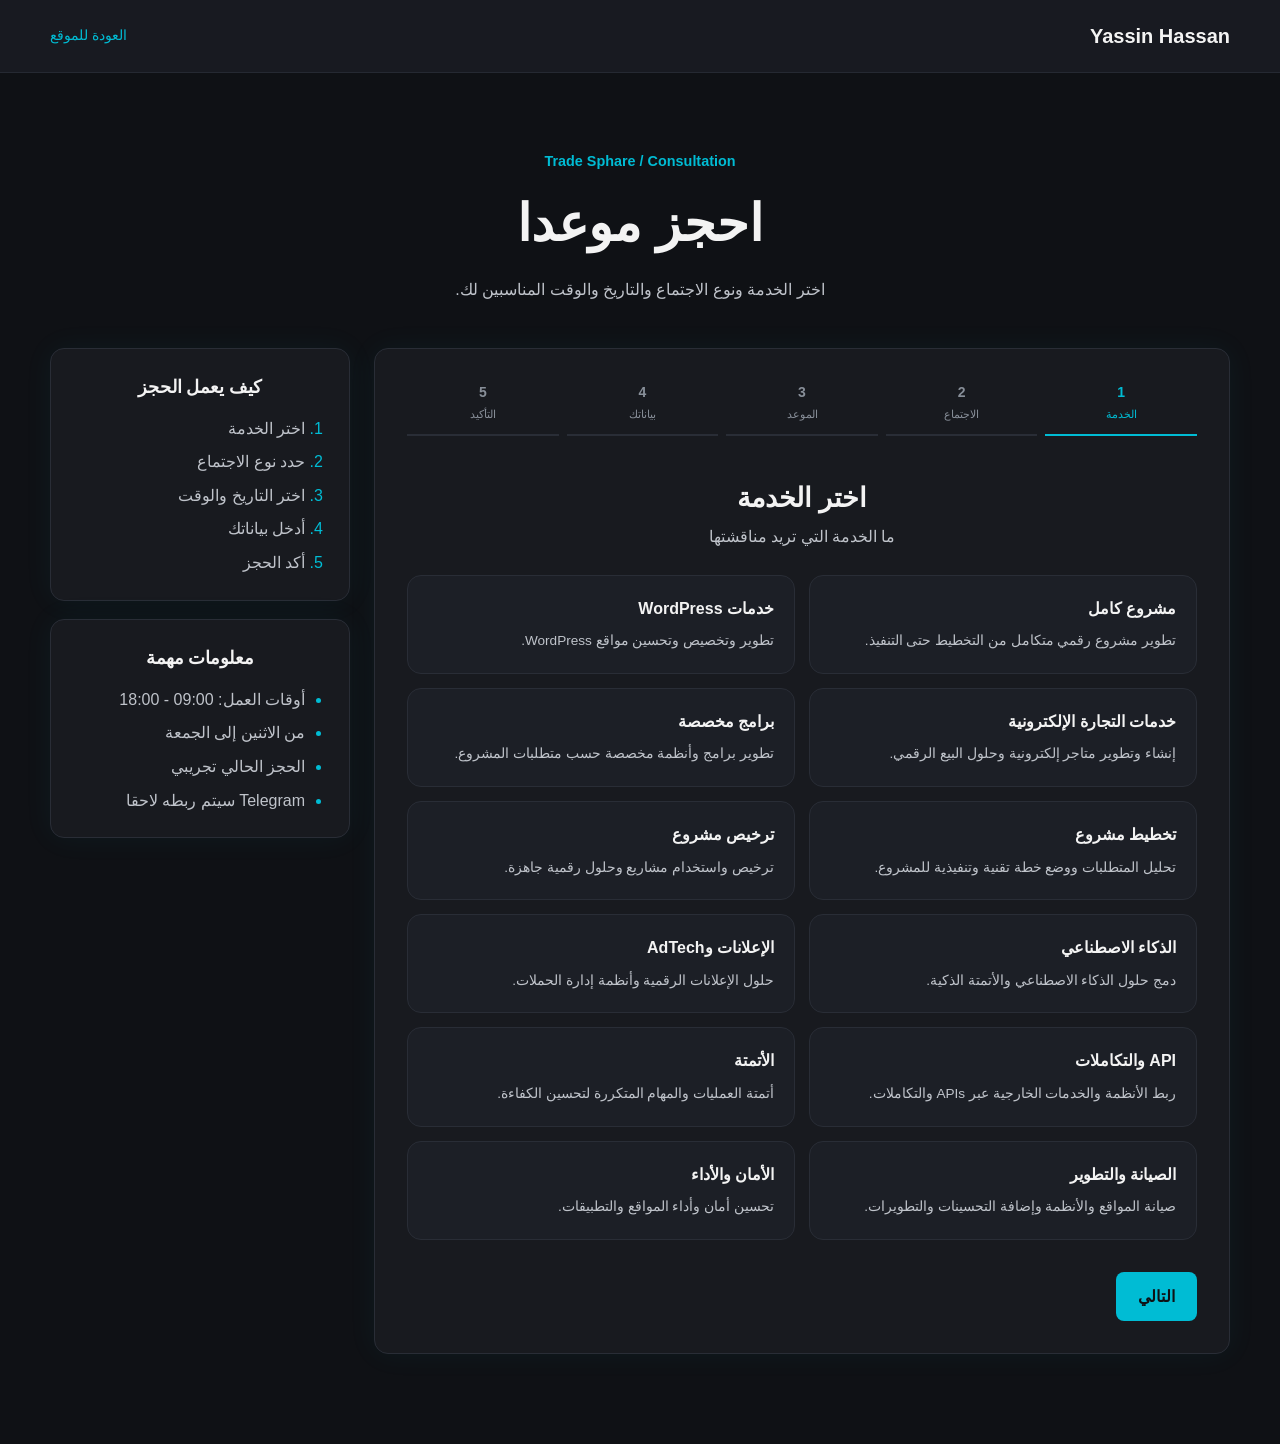
<file: booking/index.html>
﻿<!DOCTYPE html>
<html lang="ar" dir="rtl">
<head>
  <meta charset="UTF-8">
  <meta name="viewport" content="width=device-width, initial-scale=1.0">
  <meta name="description" content="احجز موعدا مع Yassin Hassan لمناقشة مشروعك الرقمي.">
  <title>حجز موعد | Yassin Hassan</title>
  <link rel="stylesheet" href="booking.css">
</head>
<body>

<header class="site-header">
  <div class="container header-inner">
    <a class="brand" href="../index.html">Yassin Hassan</a>
    <a class="back-link" href="../index.html">العودة للموقع</a>
  </div>
</header>

<main class="container booking-page">

  <section class="booking-hero">
    <span class="eyebrow">Trade Sphare / Consultation</span>
    <h1>احجز موعدا</h1>
    <p>اختر الخدمة ونوع الاجتماع والتاريخ والوقت المناسبين لك.</p>
  </section>

  <div class="booking-layout">

    <section class="booking-card">

      <div class="progress">
        <div class="progress-step active" data-step="1">1<span>الخدمة</span></div>
        <div class="progress-step" data-step="2">2<span>الاجتماع</span></div>
        <div class="progress-step" data-step="3">3<span>الموعد</span></div>
        <div class="progress-step" data-step="4">4<span>بياناتك</span></div>
        <div class="progress-step" data-step="5">5<span>التأكيد</span></div>
      </div>

      <form id="booking-form" novalidate>

        <section class="step active" data-step-content="1">
          <h2>اختر الخدمة</h2>
          <p class="step-description">ما الخدمة التي تريد مناقشتها</p>

          <div id="services-list" class="services-grid"></div>

          <div class="step-actions">
            <button type="button" class="btn primary" data-next="2">التالي</button>
          </div>
        </section>

        <section class="step" data-step-content="2">
          <h2>نوع الاجتماع</h2>
          <p class="step-description">اختر المدة المناسبة.</p>

          <div class="meeting-grid">

            <label class="choice-card">
              <input type="radio" name="meetingType" value="consultation" data-duration="30">
              <span class="choice-content">
                <strong>استشارة أولية</strong>
                <small>30 دقيقة</small>
              </span>
            </label>

            <label class="choice-card">
              <input type="radio" name="meetingType" value="project" data-duration="60">
              <span class="choice-content">
                <strong>اجتماع مشروع</strong>
                <small>60 دقيقة</small>
              </span>
            </label>

            <label class="choice-card">
              <input type="radio" name="meetingType" value="analysis" data-duration="60">
              <span class="choice-content">
                <strong>تحليل مشروع</strong>
                <small>60 دقيقة</small>
              </span>
            </label>

            <label class="choice-card">
              <input type="radio" name="meetingType" value="technical" data-duration="45">
              <span class="choice-content">
                <strong>اجتماع تقني</strong>
                <small>45 دقيقة</small>
              </span>
            </label>

          </div>

          <div class="step-actions">
            <button type="button" class="btn secondary" data-prev="1">السابق</button>
            <button type="button" class="btn primary" data-next="3">التالي</button>
          </div>
        </section>

        <section class="step" data-step-content="3">
          <h2>اختر الموعد</h2>
          <p class="step-description">حدد التاريخ والوقت المناسبين.</p>

          <div class="calendar-fields">
            <div class="field">
              <label for="booking-date">التاريخ</label>
              <input type="date" id="booking-date" name="date">
            </div>

            <div class="field">
              <label for="booking-time">الوقت</label>
              <select id="booking-time" name="time">
                <option value="">اختر الوقت</option>
              </select>
            </div>
          </div>

          <div id="availability-message" class="info-message">
            اختر التاريخ لعرض الأوقات المتاحة.
          </div>

          <div class="step-actions">
            <button type="button" class="btn secondary" data-prev="2">السابق</button>
            <button type="button" class="btn primary" data-next="4">التالي</button>
          </div>
        </section>

        <section class="step" data-step-content="4">
          <h2>بيانات العميل</h2>
          <p class="step-description">أدخل بيانات التواصل الخاصة بك.</p>

          <div class="form-grid">

            <div class="field">
              <label for="customer-name">الاسم *</label>
              <input type="text" id="customer-name" name="name" autocomplete="name" required>
            </div>

            <div class="field">
              <label for="customer-email">البريد الإلكتروني *</label>
              <input type="email" id="customer-email" name="email" autocomplete="email" required>
            </div>

            <div class="field">
              <label for="customer-phone">الهاتف</label>
              <input type="tel" id="customer-phone" name="phone" autocomplete="tel">
            </div>

            <div class="field">
              <label for="project-name">اسم المشروع</label>
              <input type="text" id="project-name" name="projectName">
            </div>

            <div class="field full">
              <label for="project-url">رابط المشروع</label>
              <input type="url" id="project-url" name="projectUrl" placeholder="https://">
            </div>

            <div class="field full">
              <label for="project-description">وصف المشروع</label>
              <textarea id="project-description" name="projectDescription" rows="5"></textarea>
            </div>

          </div>

          <div class="step-actions">
            <button type="button" class="btn secondary" data-prev="3">السابق</button>
            <button type="button" class="btn primary" data-next="5">مراجعة الحجز</button>
          </div>
        </section>

        <section class="step" data-step-content="5">
          <h2>مراجعة الحجز</h2>
          <p class="step-description">تأكد من صحة البيانات قبل تأكيد الحجز.</p>

          <div id="booking-summary" class="summary"></div>

          <div class="demo-notice">
            <strong>Demo Mode</strong>
            <span>هذا النظام تجريبي ويتم حفظ الحجز محليا في المتصفح.</span>
          </div>

          <div class="step-actions">
            <button type="button" class="btn secondary" data-prev="4">تعديل</button>
            <button type="submit" class="btn primary">تأكيد الحجز</button>
          </div>
        </section>

      </form>

      <div id="form-message" class="form-message" hidden></div>

    </section>

    <aside class="booking-sidebar">
      <div class="sidebar-card">
        <h3>كيف يعمل الحجز</h3>
        <ol>
          <li>اختر الخدمة</li>
          <li>حدد نوع الاجتماع</li>
          <li>اختر التاريخ والوقت</li>
          <li>أدخل بياناتك</li>
          <li>أكد الحجز</li>
        </ol>
      </div>

      <div class="sidebar-card">
        <h3>معلومات مهمة</h3>
        <ul>
          <li>أوقات العمل: 09:00 - 18:00</li>
          <li>من الاثنين إلى الجمعة</li>
          <li>الحجز الحالي تجريبي</li>
          <li>Telegram سيتم ربطه لاحقا</li>
        </ul>
      </div>
    </aside>

  </div>

</main>

<script src="booking.js"></script>
</body>
</html>
</file>
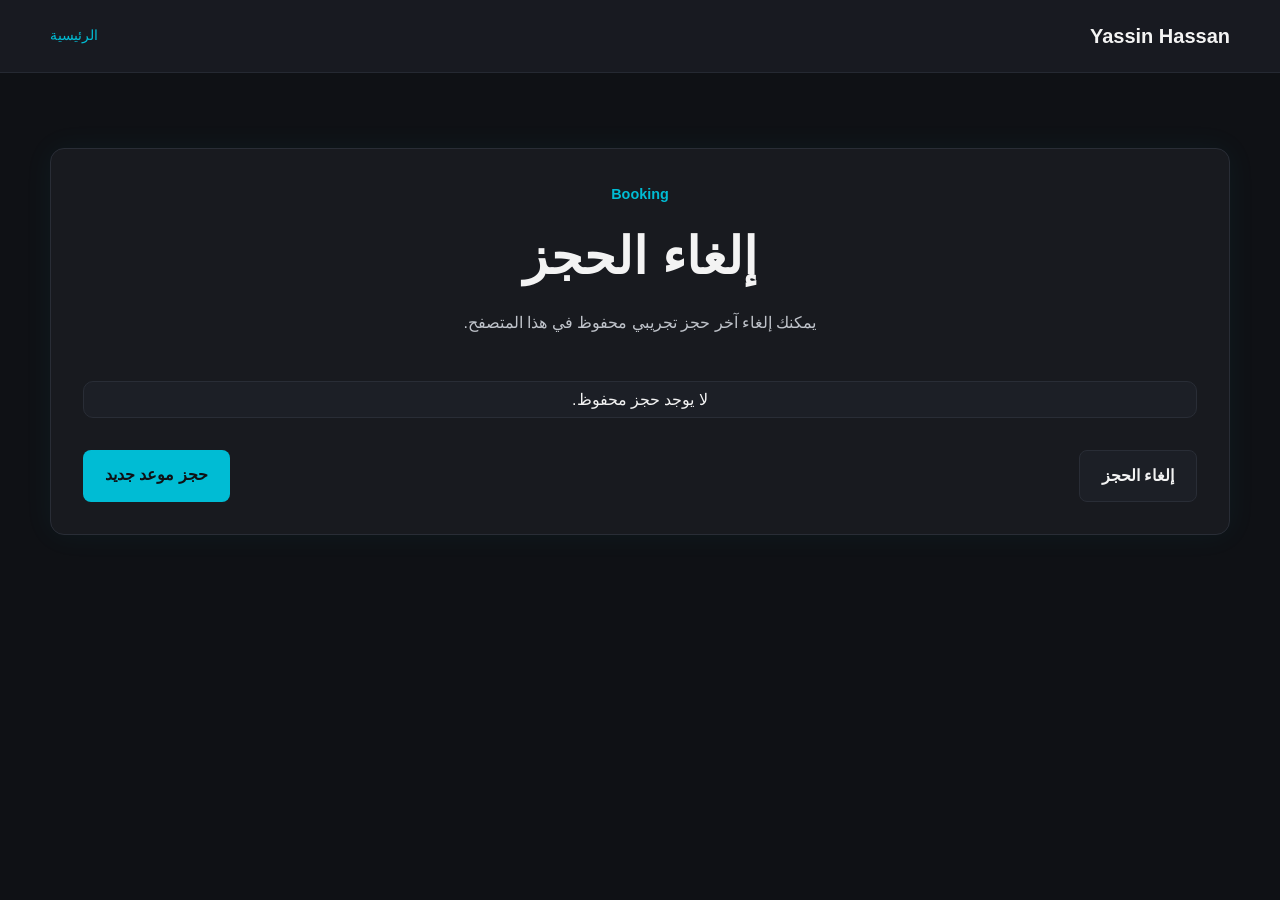
<file: booking/cancel.html>
﻿<!DOCTYPE html>
<html lang="ar" dir="rtl">
<head>
  <meta charset="UTF-8">
  <meta name="viewport" content="width=device-width, initial-scale=1.0">
  <title>إلغاء الحجز | Yassin Hassan</title>
  <link rel="stylesheet" href="booking.css">
</head>
<body>

<header class="site-header">
  <div class="container header-inner">
    <a class="brand" href="../index.html">Yassin Hassan</a>
    <a class="back-link" href="../index.html">الرئيسية</a>
  </div>
</header>

<main class="container booking-page">

  <section class="booking-card">
    <div class="booking-hero">
      <span class="eyebrow">Booking</span>
      <h1>إلغاء الحجز</h1>
      <p>يمكنك إلغاء آخر حجز تجريبي محفوظ في هذا المتصفح.</p>
    </div>

    <div id="booking-details" class="summary"></div>

    <div class="step-actions">
      <button class="btn secondary" id="cancel-booking">إلغاء الحجز</button>
      <a class="btn primary" href="index.html">حجز موعد جديد</a>
    </div>

    <div id="message" class="form-message" hidden></div>
  </section>

</main>

<script>
const booking = JSON.parse(
  localStorage.getItem("tradeSphareLastBooking") || "null"
);

const details = document.getElementById("booking-details");
const button = document.getElementById("cancel-booking");
const message = document.getElementById("message");

if (!booking) {
  details.innerHTML = "<p>لا يوجد حجز محفوظ.</p>";
  button.disabled = true;
} else {
  details.innerHTML = `
    <div class="summary-row">
      <span>رقم الحجز</span>
      <strong>${escapeHtml(booking.id)}</strong>
    </div>
    <div class="summary-row">
      <span>الخدمة</span>
      <strong>${escapeHtml(booking.serviceName)}</strong>
    </div>
    <div class="summary-row">
      <span>التاريخ</span>
      <strong>${escapeHtml(booking.date)}</strong>
    </div>
    <div class="summary-row">
      <span>الوقت</span>
      <strong>${escapeHtml(booking.time)}</strong>
    </div>
  `;
}

button.addEventListener("click", () => {
  if (!booking) return;

  const bookings = JSON.parse(
    localStorage.getItem("tradeSphareBookings") || "[]"
  );

  const updated = bookings.map(item => {
    if (item.id === booking.id) {
      return {
        ...item,
        status: "cancelled",
        cancelledAt: new Date().toISOString()
      };
    }

    return item;
  });

  localStorage.setItem(
    "tradeSphareBookings",
    JSON.stringify(updated)
  );

  localStorage.removeItem("tradeSphareLastBooking");

  message.hidden = false;
  message.className = "form-message success";
  message.textContent = "تم إلغاء الحجز التجريبي بنجاح.";

  button.disabled = true;
});

function escapeHtml(value) {
  return String(value ?? "")
    .replaceAll("&", "&amp;")
    .replaceAll("<", "&lt;")
    .replaceAll(">", "&gt;")
    .replaceAll('"', "&quot;")
    .replaceAll("'", "&#039;");
}
</script>

</body>
</html>
</file>
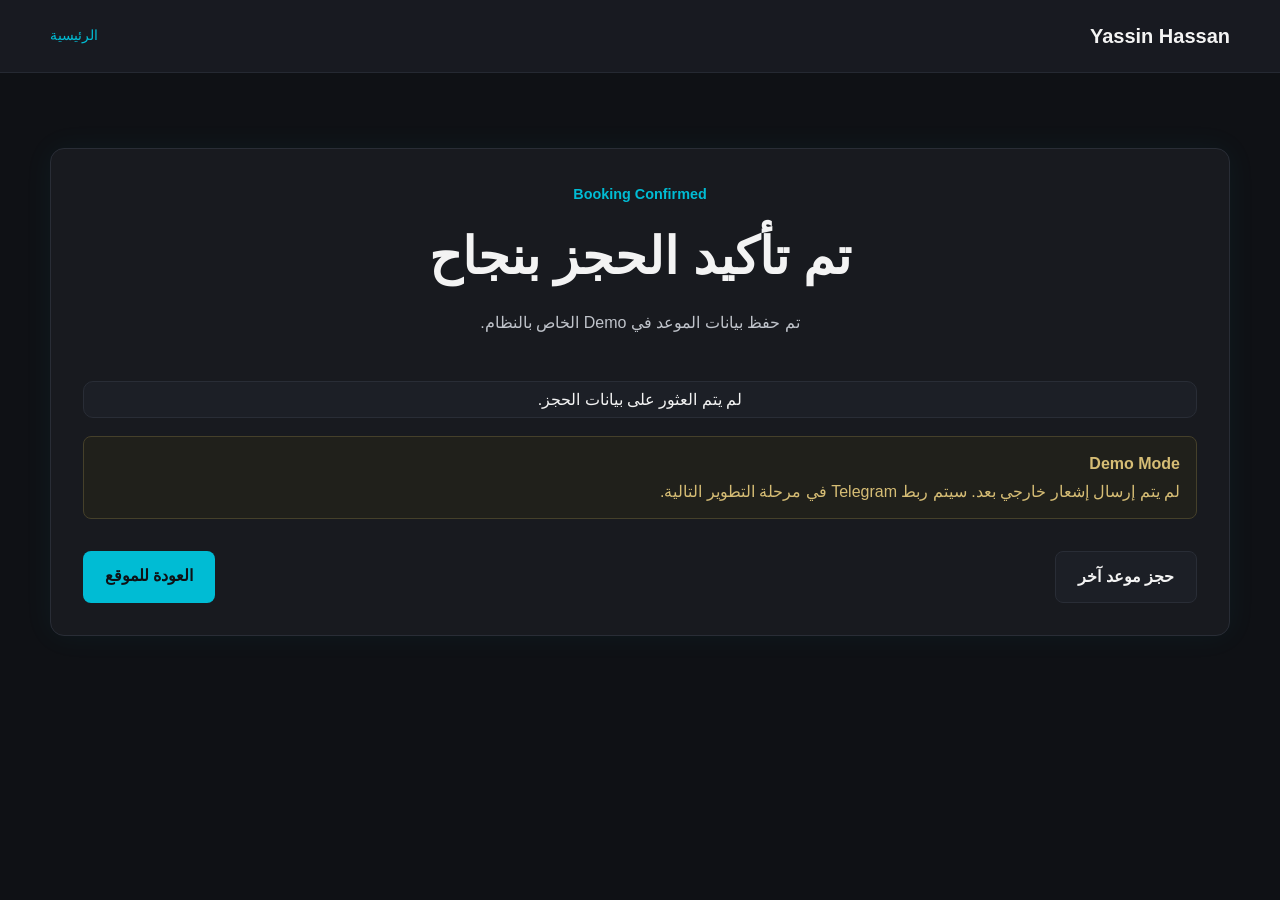
<file: booking/success.html>
﻿<!DOCTYPE html>
<html lang="ar" dir="rtl">
<head>
  <meta charset="UTF-8">
  <meta name="viewport" content="width=device-width, initial-scale=1.0">
  <title>تم تأكيد الحجز | Yassin Hassan</title>
  <link rel="stylesheet" href="booking.css">
</head>
<body>

<header class="site-header">
  <div class="container header-inner">
    <a class="brand" href="../index.html">Yassin Hassan</a>
    <a class="back-link" href="../index.html">الرئيسية</a>
  </div>
</header>

<main class="container booking-page">

  <section class="booking-card" id="success-card">
    <div class="booking-hero">
      <span class="eyebrow">Booking Confirmed</span>
      <h1>تم تأكيد الحجز بنجاح</h1>
      <p>تم حفظ بيانات الموعد في Demo الخاص بالنظام.</p>
    </div>

    <div id="booking-details" class="summary"></div>

    <div class="demo-notice">
      <strong>Demo Mode</strong>
      <span>لم يتم إرسال إشعار خارجي بعد. سيتم ربط Telegram في مرحلة التطوير التالية.</span>
    </div>

    <div class="step-actions">
      <a class="btn secondary" href="index.html">حجز موعد آخر</a>
      <a class="btn primary" href="../index.html">العودة للموقع</a>
    </div>
  </section>

</main>

<script>
document.addEventListener("DOMContentLoaded", () => {
  const booking = JSON.parse(
    localStorage.getItem("tradeSphareLastBooking") || "null"
  );

  const container = document.getElementById("booking-details");

  if (!booking) {
    container.innerHTML = "<p>لم يتم العثور على بيانات الحجز.</p>";
    return;
  }

  const rows = [
    ["رقم الحجز", booking.id],
    ["الخدمة", booking.serviceName],
    ["نوع الاجتماع", booking.meetingName],
    ["المدة", `${booking.duration} دقيقة`],
    ["التاريخ", booking.date],
    ["الوقت", booking.time],
    ["الاسم", booking.name],
    ["البريد الإلكتروني", booking.email],
    ["الحالة", "قيد الانتظار"]
  ];

  container.innerHTML = rows.map(([label, value]) => `
    <div class="summary-row">
      <span>${escapeHtml(label)}</span>
      <strong>${escapeHtml(value)}</strong>
    </div>
  `).join("");
});

function escapeHtml(value) {
  return String(value ?? "")
    .replaceAll("&", "&amp;")
    .replaceAll("<", "&lt;")
    .replaceAll(">", "&gt;")
    .replaceAll('"', "&quot;")
    .replaceAll("'", "&#039;");
}
</script>

</body>
</html>
</file>
<file: booking/booking.css>
﻿/* =========================================
   Trade Sphare / Yassin Portfolio
   Booking Page Theme
   Matches the main portfolio design
========================================= */

:root {
  --bg: #0f1115;
  --surface: #181a1f;
  --surface-card: #1c1f26;
  --surface-hover: #20232b;
  --border: #292d36;
  --border-light: #252932;

  --text: #f3f3f3;
  --muted: #bfc3ca;
  --muted-dark: #888f99;

  --primary: #00bcd4;
  --primary-hover: #00a0b5;

  --success: #22c55e;
  --danger: #ef4444;

  --shadow: 0 0 30px rgba(0, 188, 212, 0.06);
  --radius: 14px;
}

* {
  margin: 0;
  padding: 0;
  box-sizing: border-box;
}

html {
  scroll-behavior: smooth;
}

body {
  min-height: 100vh;
  background: var(--bg);
  color: var(--text);
  font-family: "Poppins", sans-serif;
  line-height: 1.6;
  text-align: center;
}

button,
input,
select,
textarea {
  font: inherit;
}

button {
  cursor: pointer;
}

a {
  transition: all 0.3s ease;
}

.container {
  width: min(1180px, calc(100% - 40px));
  margin-inline: auto;
}


/* =========================================
   Header
========================================= */

.site-header {
  position: sticky;
  top: 0;
  z-index: 1000;

  background: rgba(26, 28, 34, 0.95);
  backdrop-filter: blur(10px);

  border-bottom: 1px solid var(--border-light);
}

.header-inner {
  min-height: 72px;

  display: flex;
  align-items: center;
  justify-content: space-between;

  gap: 20px;
}

.brand {
  color: var(--text);
  text-decoration: none;

  font-size: 20px;
  font-weight: 700;
}

.brand:hover {
  color: var(--primary);
}

.back-link {
  color: var(--primary);
  text-decoration: none;

  font-size: 0.9rem;
  font-weight: 500;
}

.back-link:hover {
  color: #fff;
}


/* =========================================
   Booking Page
========================================= */

.booking-page {
  padding: 75px 0 90px;
}

.booking-hero {
  max-width: 800px;
  margin: 0 auto 45px;
}

.eyebrow {
  display: inline-block;

  color: var(--primary);

  font-size: 0.9rem;
  font-weight: 600;

  margin-bottom: 10px;
}

.booking-hero h1 {
  margin-bottom: 12px;

  font-size: clamp(2rem, 5vw, 3.2rem);
  font-weight: 700;
}

.booking-hero p {
  max-width: 720px;
  margin: 0 auto;

  color: var(--muted);
  font-size: 1rem;
}


/* =========================================
   Layout
========================================= */

.booking-layout {
  display: grid;
  grid-template-columns: minmax(0, 1fr) 300px;

  gap: 24px;
  align-items: start;
}


/* =========================================
   Cards
========================================= */

.booking-card,
.sidebar-card {
  background: var(--surface);

  border: 1px solid var(--border);
  border-radius: var(--radius);

  box-shadow: var(--shadow);
}

.booking-card {
  padding: 32px;
}

.sidebar-card {
  padding: 24px;
}

.booking-card:hover,
.sidebar-card:hover {
  border-color: #303640;
}


/* =========================================
   Progress
========================================= */

.progress {
  display: grid;
  grid-template-columns: repeat(5, 1fr);

  gap: 8px;
  margin-bottom: 40px;
}

.progress-step {
  position: relative;

  color: var(--muted-dark);

  font-size: 14px;
  font-weight: 600;

  padding-bottom: 10px;

  border-bottom: 2px solid var(--border);
}

.progress-step span {
  display: block;

  margin-top: 3px;

  color: var(--muted-dark);

  font-size: 11px;
  font-weight: 400;
}

.progress-step.active {
  color: var(--primary);
  border-bottom-color: var(--primary);
}

.progress-step.active span {
  color: var(--primary);
}


/* =========================================
   Steps
========================================= */

.step {
  display: none;
}

.step.active {
  display: block;
}

.step h2 {
  margin-bottom: 5px;

  font-size: 1.7rem;
  font-weight: 700;
}

.step-description {
  margin-bottom: 25px;

  color: var(--muted);
}


/* =========================================
   Services / Meeting Cards
========================================= */

.services-grid,
.meeting-grid {
  display: grid;

  grid-template-columns: repeat(2, minmax(0, 1fr));

  gap: 14px;
}

.service-card,
.choice-card {
  position: relative;

  display: block;

  background: var(--surface-card);

  border: 1px solid var(--border);
  border-radius: 14px;

  transition: all 0.3s ease;
}

.service-card:hover,
.choice-card:hover {
  transform: translateY(-4px);

  background: var(--surface-hover);
  border-color: var(--primary);

  box-shadow: 0 8px 25px rgba(0, 188, 212, 0.08);
}

.service-card.selected,
.choice-card:has(input:checked) {
  background: #202b2f;

  border-color: var(--primary);

  box-shadow: 0 0 20px rgba(0, 188, 212, 0.08);
}

.service-card input,
.choice-card input {
  position: absolute;

  opacity: 0;
  pointer-events: none;
}

.service-content,
.choice-content {
  display: block;

  padding: 20px;

  cursor: pointer;

  text-align: right;
}

.service-content strong,
.choice-content strong {
  display: block;

  margin-bottom: 6px;

  color: var(--text);

  font-size: 1rem;
}

.service-card.selected .service-content strong,
.choice-card:has(input:checked) .choice-content strong {
  color: var(--primary);
}

.service-content small,
.choice-content small {
  color: var(--muted);

  font-size: 0.85rem;
}


/* =========================================
   Forms
========================================= */

.calendar-fields,
.form-grid {
  display: grid;

  grid-template-columns: repeat(2, minmax(0, 1fr));

  gap: 18px;
}

.field {
  display: flex;
  flex-direction: column;

  gap: 7px;

  text-align: right;
}

.field.full {
  grid-column: 1 / -1;
}

.field label {
  color: var(--text);

  font-size: 14px;
  font-weight: 600;
}

.field input,
.field select,
.field textarea {
  width: 100%;

  padding: 13px 15px;

  background: #1a1c22;
  color: #fff;

  border: 1px solid var(--border);
  border-radius: 8px;

  outline: none;

  transition: all 0.3s ease;
}

.field input::placeholder,
.field textarea::placeholder {
  color: #737983;
}

.field input:focus,
.field select:focus,
.field textarea:focus {
  border-color: var(--primary);

  box-shadow: 0 0 0 2px rgba(0, 188, 212, 0.08);
}

.field textarea {
  min-height: 130px;

  resize: vertical;
}


/* =========================================
   Select
========================================= */

.field select {
  appearance: auto;
}


/* =========================================
   Messages
========================================= */

.info-message,
.demo-notice,
.form-message {
  padding: 14px 16px;

  margin-top: 18px;

  border-radius: 8px;

  background: var(--surface-card);

  border: 1px solid var(--border);

  color: var(--muted);

  text-align: right;
}

.demo-notice {
  display: flex;
  flex-direction: column;

  gap: 2px;

  background: #20201b;

  border-color: #45402a;

  color: #d6bd75;
}

.form-message.success {
  background: #15241b;

  border-color: #245b38;

  color: var(--success);
}

.form-message.error {
  background: #28191a;

  border-color: #633033;

  color: var(--danger);
}


/* =========================================
   Buttons
========================================= */

.step-actions {
  display: flex;

  justify-content: space-between;

  gap: 12px;

  margin-top: 32px;
}

.btn {
  border: none;

  border-radius: 8px;

  padding: 12px 22px;

  font-weight: 600;

  transition: all 0.3s ease;
}

.btn.primary {
  background: var(--primary);
  color: var(--bg);
}

.btn.primary:hover {
  background: var(--primary-hover);

  color: #fff;

  transform: translateY(-2px);
}

.btn.secondary {
  background: #1c1f26;

  color: var(--text);

  border: 1px solid var(--border);
}

.btn.secondary:hover {
  background: #20232b;

  border-color: var(--primary);

  color: var(--primary);

  transform: translateY(-2px);
}


/* =========================================
   Summary
========================================= */

.summary {
  display: grid;

  gap: 0;

  background: var(--surface-card);

  border: 1px solid var(--border);

  border-radius: 10px;

  padding: 5px 18px;
}

.summary-row {
  display: flex;

  justify-content: space-between;
  align-items: center;

  gap: 20px;

  padding: 13px 0;

  border-bottom: 1px solid var(--border);

  text-align: right;
}

.summary-row:last-child {
  border-bottom: none;
}

.summary-row span {
  color: var(--muted);
}

.summary-row strong {
  color: var(--text);
}


/* =========================================
   Sidebar
========================================= */

.booking-sidebar {
  display: grid;

  gap: 18px;
}

.sidebar-card h3 {
  margin: 0 0 15px;

  color: var(--text);

  font-size: 1.1rem;
}

.sidebar-card ol,
.sidebar-card ul {
  margin: 0;

  padding-right: 20px;

  color: var(--muted);

  text-align: right;
}

.sidebar-card li + li {
  margin-top: 8px;
}

.sidebar-card li::marker {
  color: var(--primary);
}


/* =========================================
   Calendar / Time Slots
========================================= */

.time-slots {
  display: grid;

  grid-template-columns: repeat(3, minmax(0, 1fr));

  gap: 10px;

  margin-top: 20px;
}

.time-slot {
  padding: 11px 8px;

  background: var(--surface-card);

  color: var(--text);

  border: 1px solid var(--border);

  border-radius: 8px;

  cursor: pointer;

  transition: all 0.3s ease;
}

.time-slot:hover {
  border-color: var(--primary);

  color: var(--primary);

  transform: translateY(-2px);
}

.time-slot.selected {
  background: var(--primary);

  border-color: var(--primary);

  color: var(--bg);

  font-weight: 700;
}


/* =========================================
   Footer
========================================= */

.site-footer {
  background: #1a1c22;

  border-top: 1px solid var(--border-light);

  padding: 25px 20px;

  color: var(--muted-dark);

  font-size: 0.85rem;

  text-align: center;
}


/* =========================================
   Links
========================================= */

.booking-card a,
.sidebar-card a {
  color: var(--primary);

  text-decoration: none;
}

.booking-card a:hover,
.sidebar-card a:hover {
  color: #fff;
}


/* =========================================
   Responsive
========================================= */

@media (max-width: 850px) {

  .booking-layout {
    grid-template-columns: 1fr;
  }

  .booking-sidebar {
    order: -1;

    grid-template-columns: repeat(2, 1fr);
  }

  .booking-page {
    padding-top: 60px;
  }
}


@media (max-width: 600px) {

  .container {
    width: min(100% - 24px, 1180px);
  }

  .header-inner {
    min-height: 64px;
  }

  .brand {
    font-size: 17px;
  }

  .back-link {
    font-size: 0.8rem;
  }

  .booking-page {
    padding: 50px 0 65px;
  }

  .booking-hero {
    margin-bottom: 30px;
  }

  .booking-hero h1 {
    font-size: 2rem;
  }

  .booking-hero p {
    font-size: 0.9rem;
  }

  .booking-card {
    padding: 20px;
  }

  .services-grid,
  .meeting-grid,
  .calendar-fields,
  .form-grid,
  .booking-sidebar {
    grid-template-columns: 1fr;
  }

  .progress {
    gap: 4px;

    margin-bottom: 30px;
  }

  .progress-step {
    font-size: 11px;

    padding-bottom: 8px;
  }

  .progress-step span {
    display: none;
  }

  .step h2 {
    font-size: 1.4rem;
  }

  .step-actions {
    flex-direction: column-reverse;
  }

  .btn {
    width: 100%;
  }

  .time-slots {
    grid-template-columns: repeat(2, 1fr);
  }
}


@media (max-width: 380px) {

  .booking-card {
    padding: 16px;
  }

  .time-slots {
    grid-template-columns: 1fr;
  }

  .service-content,
  .choice-content {
    padding: 16px;
  }
}
</file>
